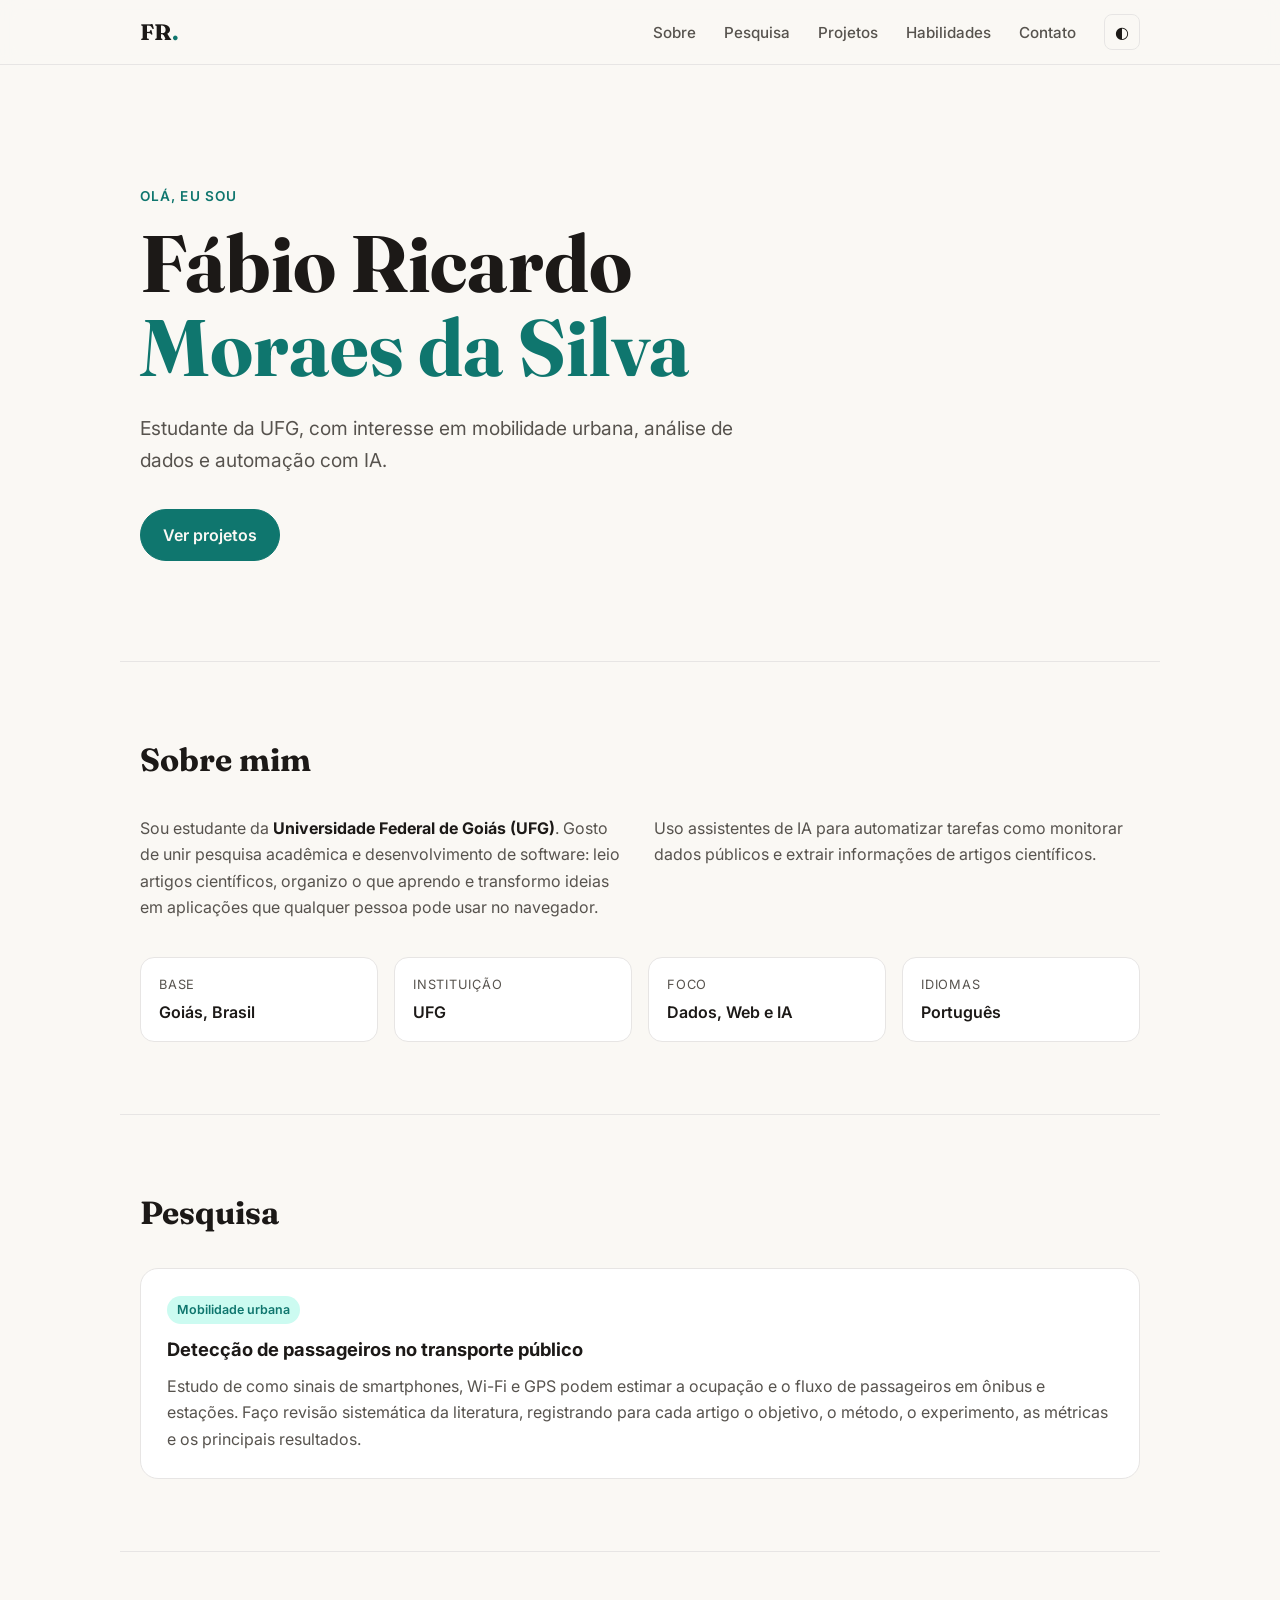
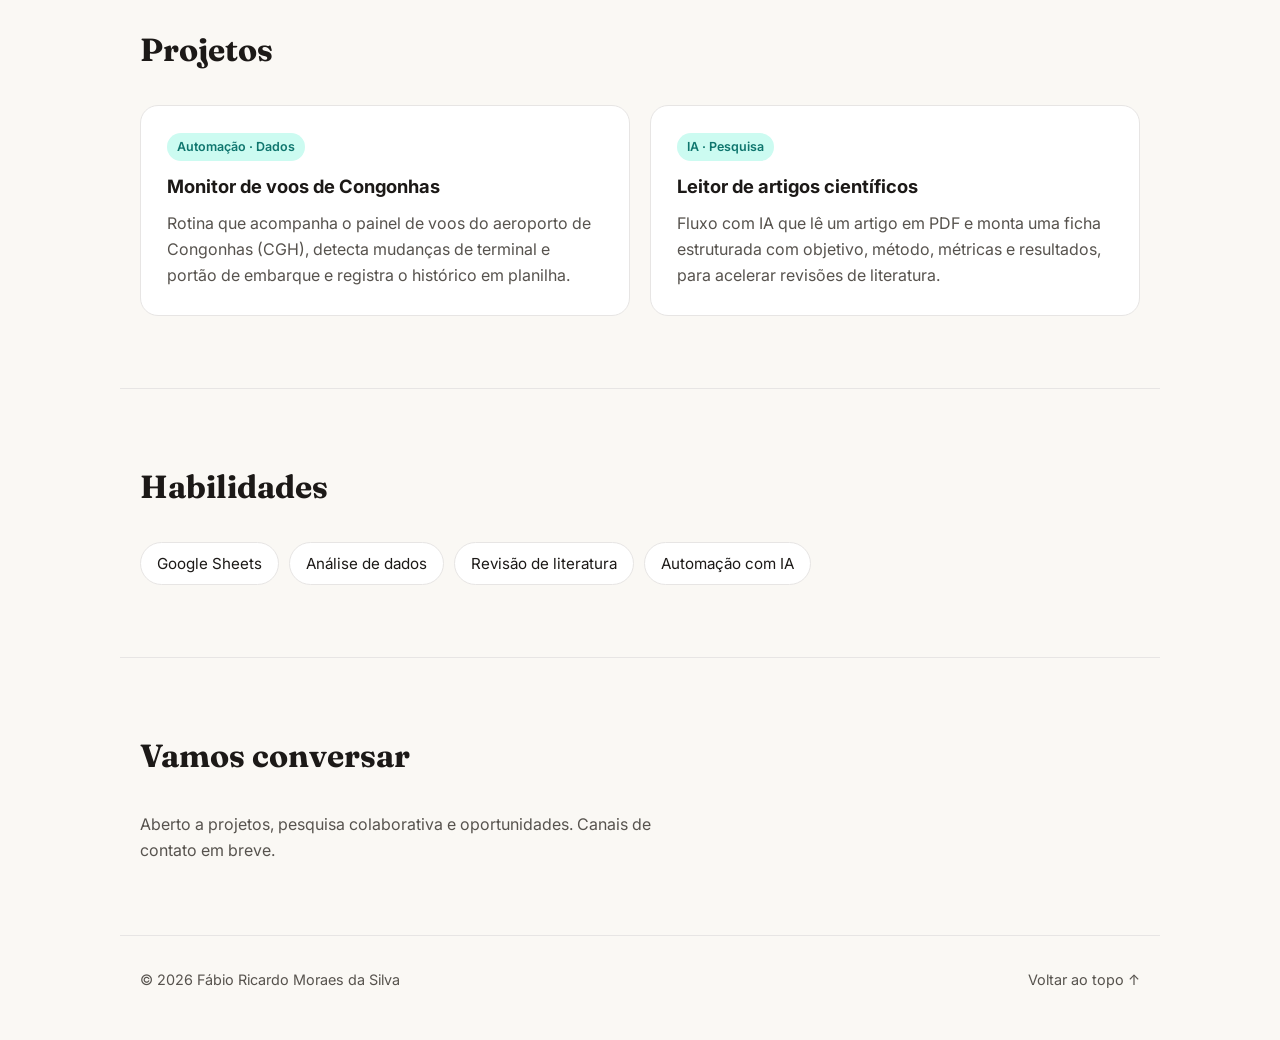
<file: index.html>
<!doctype html>
<html lang="pt-BR">
<head>
  <meta charset="utf-8">
  <meta name="viewport" content="width=device-width, initial-scale=1">
  <title>Fábio Ricardo Moraes da Silva</title>
  <meta name="description" content="Site pessoal de Fábio Ricardo Moraes da Silva: estudante, pesquisador e desenvolvedor. Projetos, pesquisa e contato.">
  <meta property="og:title" content="Fábio Ricardo Moraes da Silva">
  <meta property="og:description" content="Projetos, pesquisa e contato.">
  <meta property="og:type" content="website">
  <link rel="icon" href="data:image/svg+xml,<svg xmlns='http://www.w3.org/2000/svg' viewBox='0 0 64 64'><rect width='64' height='64' rx='14' fill='%230f766e'/><text x='50%' y='56%' text-anchor='middle' dominant-baseline='middle' font-family='Georgia,serif' font-size='30' fill='white'>FR</text></svg>">
  <link rel="preconnect" href="https://fonts.googleapis.com">
  <link rel="preconnect" href="https://fonts.gstatic.com" crossorigin>
  <link href="https://fonts.googleapis.com/css2?family=Fraunces:opsz,wght@9..144,500;9..144,700&family=Inter:wght@400;500;600&display=swap" rel="stylesheet">
  <link rel="stylesheet" href="styles.css">
</head>
<body>
  <header class="topbar">
    <nav class="wrap nav">
      <a class="logo" href="#inicio">FR<span>.</span></a>
      <button class="menu-btn" aria-label="Abrir menu" aria-expanded="false">☰</button>
      <ul class="links">
        <li><a href="#sobre">Sobre</a></li>
        <li><a href="#pesquisa">Pesquisa</a></li>
        <li><a href="#projetos">Projetos</a></li>
        <li><a href="#habilidades">Habilidades</a></li>
        <li><a href="#contato">Contato</a></li>
        <li><button class="theme-btn" aria-label="Alternar tema">◐</button></li>
      </ul>
    </nav>
  </header>

  <main>
    <section id="inicio" class="hero wrap">
      <p class="eyebrow">Olá, eu sou</p>
      <h1>Fábio Ricardo<br><em>Moraes da Silva</em></h1>
      <p class="lead">Estudante da UFG, com interesse em mobilidade urbana, análise de dados e automação com IA.</p>
      <div class="cta">
        <a class="btn primary" href="#projetos">Ver projetos</a>
      </div>
    </section>

    <section id="sobre" class="wrap section">
      <h2>Sobre mim</h2>
      <div class="grid-2">
        <p>Sou estudante da <strong>Universidade Federal de Goiás (UFG)</strong>. Gosto de unir pesquisa acadêmica e desenvolvimento de software: leio artigos científicos, organizo o que aprendo e transformo ideias em aplicações que qualquer pessoa pode usar no navegador.</p>
        <p>Uso assistentes de IA para automatizar tarefas como monitorar dados públicos e extrair informações de artigos científicos.</p>
      </div>
      <dl class="facts">
        <div><dt>Base</dt><dd>Goiás, Brasil</dd></div>
        <div><dt>Instituição</dt><dd>UFG</dd></div>
        <div><dt>Foco</dt><dd>Dados, Web e IA</dd></div>
        <div><dt>Idiomas</dt><dd>Português</dd></div>
      </dl>
    </section>

    <section id="pesquisa" class="wrap section">
      <h2>Pesquisa</h2>
      <article class="card wide">
        <span class="tag">Mobilidade urbana</span>
        <h3>Detecção de passageiros no transporte público</h3>
        <p>Estudo de como sinais de smartphones, Wi-Fi e GPS podem estimar a ocupação e o fluxo de passageiros em ônibus e estações. Faço revisão sistemática da literatura, registrando para cada artigo o objetivo, o método, o experimento, as métricas e os principais resultados.</p>
      </article>
    </section>

    <section id="projetos" class="wrap section">
      <h2>Projetos</h2>
      <div class="cards">
        <article class="card">
          <span class="tag">Automação · Dados</span>
          <h3>Monitor de voos de Congonhas</h3>
          <p>Rotina que acompanha o painel de voos do aeroporto de Congonhas (CGH), detecta mudanças de terminal e portão de embarque e registra o histórico em planilha.</p>
        </article>
        <article class="card">
          <span class="tag">IA · Pesquisa</span>
          <h3>Leitor de artigos científicos</h3>
          <p>Fluxo com IA que lê um artigo em PDF e monta uma ficha estruturada com objetivo, método, métricas e resultados, para acelerar revisões de literatura.</p>
        </article>
      </div>
    </section>

    <section id="habilidades" class="wrap section">
      <h2>Habilidades</h2>
      <ul class="chips">
        <li>Google Sheets</li><li>Análise de dados</li><li>Revisão de literatura</li><li>Automação com IA</li>
      </ul>
    </section>

    <section id="contato" class="wrap section contact">
      <h2>Vamos conversar</h2>
      <p>Aberto a projetos, pesquisa colaborativa e oportunidades. Canais de contato em breve.</p>
    </section>
  </main>

  <footer class="wrap footer">
    <p>© <span id="ano"></span> Fábio Ricardo Moraes da Silva</p>
    <a href="#inicio">Voltar ao topo ↑</a>
  </footer>

  <script src="script.js"></script>
</body>
</html>
</file>
<file: styles.css>
:root {
  --bg: #faf8f4;
  --surface: #ffffff;
  --text: #1c1917;
  --muted: #57534e;
  --line: #e7e5e4;
  --accent: #0f766e;
  --accent-soft: #ccfbf1;
}
@media (prefers-color-scheme: dark) {
  :root:not([data-theme="light"]) {
    --bg: #121212;
    --surface: #1c1c1c;
    --text: #f5f5f4;
    --muted: #a8a29e;
    --line: #2e2e2e;
    --accent: #2dd4bf;
    --accent-soft: #134e4a;
  }
}
:root[data-theme="dark"] {
  --bg: #121212;
  --surface: #1c1c1c;
  --text: #f5f5f4;
  --muted: #a8a29e;
  --line: #2e2e2e;
  --accent: #2dd4bf;
  --accent-soft: #134e4a;
}

* { box-sizing: border-box; margin: 0; padding: 0; }
html { scroll-behavior: smooth; scroll-padding-top: 72px; }
body {
  font-family: Inter, system-ui, sans-serif;
  background: var(--bg);
  color: var(--text);
  line-height: 1.65;
  -webkit-font-smoothing: antialiased;
}
a { color: inherit; }
.wrap { max-width: 1040px; margin: 0 auto; padding: 0 20px; }

/* Nav */
.topbar {
  position: sticky; top: 0; z-index: 10;
  background: color-mix(in srgb, var(--bg) 85%, transparent);
  backdrop-filter: blur(10px);
  border-bottom: 1px solid var(--line);
}
.nav { display: flex; align-items: center; justify-content: space-between; height: 64px; }
.logo { font-family: Fraunces, Georgia, serif; font-weight: 700; font-size: 1.4rem; text-decoration: none; }
.logo span { color: var(--accent); }
.links { display: flex; gap: 28px; list-style: none; align-items: center; }
.links a { text-decoration: none; color: var(--muted); font-size: .95rem; font-weight: 500; }
.links a:hover { color: var(--accent); }
.theme-btn, .menu-btn {
  background: none; border: 1px solid var(--line); color: var(--text);
  border-radius: 8px; width: 36px; height: 36px; cursor: pointer; font-size: 1rem;
}
.menu-btn { display: none; }

/* Hero */
.hero { padding: 120px 20px 100px; }
.eyebrow { color: var(--accent); font-weight: 600; letter-spacing: .08em; text-transform: uppercase; font-size: .85rem; }
h1 {
  font-family: Fraunces, Georgia, serif; font-weight: 700;
  font-size: clamp(2.6rem, 7vw, 5rem); line-height: 1.05; margin: 14px 0 24px;
}
h1 em { font-style: normal; color: var(--accent); }
.lead { font-size: 1.2rem; color: var(--muted); max-width: 640px; }
.cta { display: flex; flex-wrap: wrap; gap: 12px; margin-top: 32px; }
.btn {
  display: inline-block; padding: 12px 22px; border-radius: 999px;
  border: 1px solid var(--line); text-decoration: none; font-weight: 600;
  transition: transform .15s, border-color .15s;
}
.btn:hover { transform: translateY(-2px); border-color: var(--accent); }
.btn.primary { background: var(--accent); color: var(--bg); border-color: var(--accent); }

/* Sections */
.section { padding: 72px 20px; border-top: 1px solid var(--line); }
h2 { font-family: Fraunces, Georgia, serif; font-size: 2rem; margin-bottom: 28px; }
h3 { font-size: 1.15rem; margin: 10px 0 8px; }
.grid-2 { display: grid; grid-template-columns: 1fr 1fr; gap: 28px; color: var(--muted); }
.grid-2 strong { color: var(--text); }
.facts { display: grid; grid-template-columns: repeat(4, 1fr); gap: 16px; margin-top: 36px; }
.facts div { background: var(--surface); border: 1px solid var(--line); border-radius: 14px; padding: 16px 18px; }
.facts dt { font-size: .8rem; color: var(--muted); text-transform: uppercase; letter-spacing: .06em; }
.facts dd { font-weight: 600; margin-top: 4px; }

.cards { display: grid; grid-template-columns: repeat(2, 1fr); gap: 20px; }
.card {
  background: var(--surface); border: 1px solid var(--line); border-radius: 18px;
  padding: 26px; transition: transform .2s, box-shadow .2s, border-color .2s;
}
.card:hover { transform: translateY(-4px); border-color: var(--accent); box-shadow: 0 12px 30px -18px rgba(0,0,0,.35); }
.card p { color: var(--muted); }
.tag {
  display: inline-block; font-size: .78rem; font-weight: 600; color: var(--accent);
  background: var(--accent-soft); padding: 4px 10px; border-radius: 999px;
}
.card-links { display: flex; gap: 18px; margin-top: 16px; }
.card-links a { color: var(--accent); font-weight: 600; text-decoration: none; }
.card-links a:hover { text-decoration: underline; }

.chips { display: flex; flex-wrap: wrap; gap: 10px; list-style: none; }
.chips li { border: 1px solid var(--line); background: var(--surface); padding: 8px 16px; border-radius: 999px; font-size: .95rem; }

.contact p { color: var(--muted); max-width: 560px; }
.footer {
  display: flex; justify-content: space-between; flex-wrap: wrap; gap: 8px;
  padding: 32px 20px 48px; border-top: 1px solid var(--line); color: var(--muted); font-size: .9rem;
}
.footer a { text-decoration: none; }

/* Reveal */
.reveal { opacity: 0; transform: translateY(16px); transition: opacity .6s, transform .6s; }
.reveal.visible { opacity: 1; transform: none; }
@media (prefers-reduced-motion: reduce) {
  .reveal { opacity: 1; transform: none; }
  html { scroll-behavior: auto; }
}

/* Mobile */
@media (max-width: 760px) {
  .menu-btn { display: block; }
  .links {
    display: none; position: absolute; top: 64px; left: 0; right: 0;
    flex-direction: column; gap: 18px; padding: 20px 16px 24px;
    background: var(--bg); border-bottom: 1px solid var(--line);
  }
  .links.open { display: flex; }
  .wrap, .hero, .section { padding-left: 16px; padding-right: 16px; }
  .hero { padding-top: 72px; padding-bottom: 64px; }
  .grid-2, .cards { grid-template-columns: 1fr; }
  .facts { grid-template-columns: 1fr 1fr; }
}
</file>
